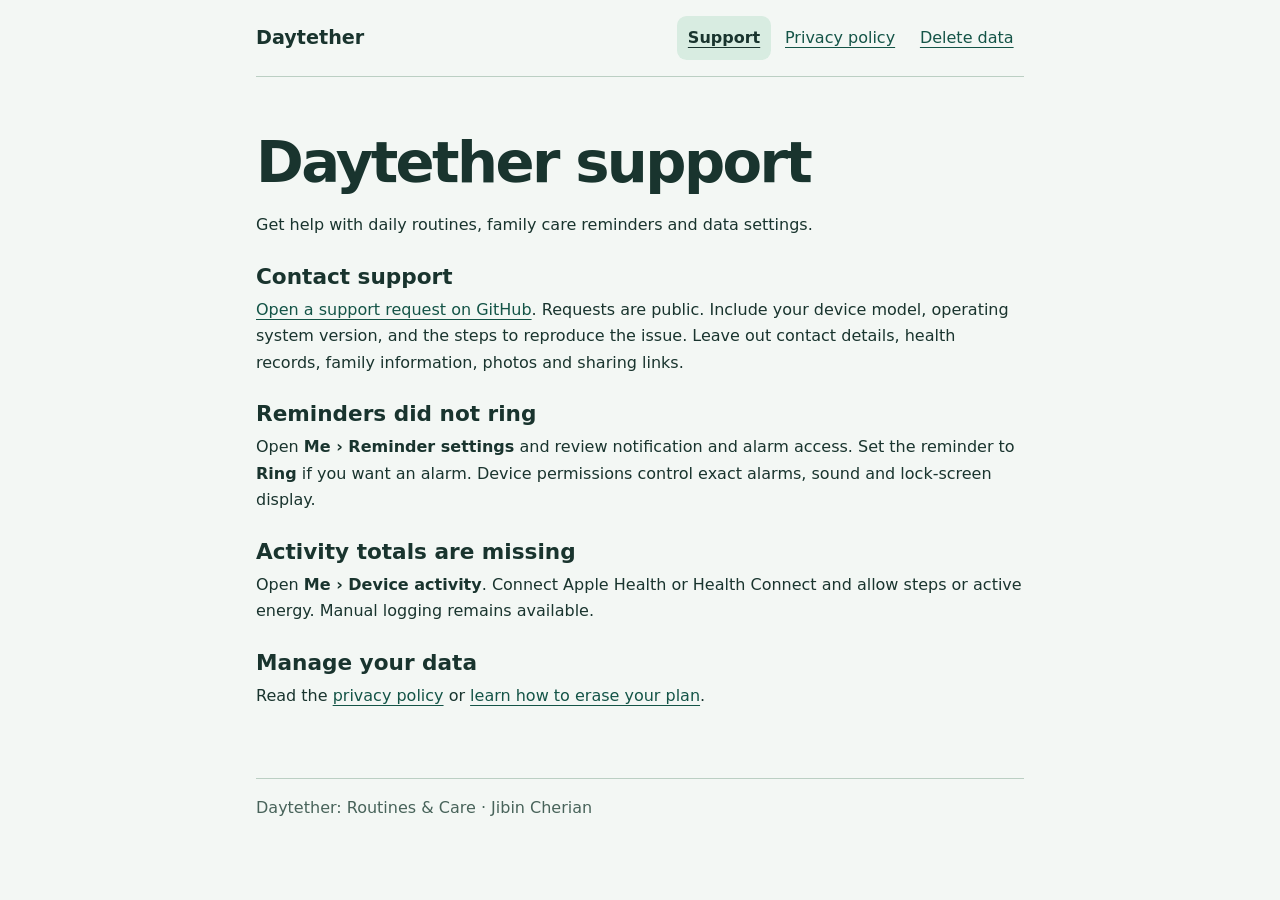
<file: index.html>
<!doctype html>
<html lang="en"><head><meta charset="utf-8"><meta name="viewport" content="width=device-width, initial-scale=1, viewport-fit=cover"><meta name="color-scheme" content="light dark"><meta name="theme-color" media="(prefers-color-scheme: light)" content="#f3f7f4"><meta name="theme-color" media="(prefers-color-scheme: dark)" content="#121b19"><meta name="referrer" content="no-referrer"><title>Daytether support · Daytether: Routines &amp; Care</title><link rel="stylesheet" href="styles.css"></head><body><header><strong>Daytether</strong><nav aria-label="Help pages"><a href="./" aria-current="page">Support</a><a href="privacy.html">Privacy policy</a><a href="delete-data.html">Delete data</a></nav></header><main><h1>Daytether support</h1><p>Get help with daily routines, family care reminders and data settings.</p><h2>Contact support</h2><p><a href="https://github.com/jibin892/daytether-support/issues/new">Open a support request on GitHub</a>. Requests are public. Include your device model, operating system version, and the steps to reproduce the issue. Leave out contact details, health records, family information, photos and sharing links.</p><h2>Reminders did not ring</h2><p>Open <strong>Me › Reminder settings</strong> and review notification and alarm access. Set the reminder to <strong>Ring</strong> if you want an alarm. Device permissions control exact alarms, sound and lock-screen display.</p><h2>Activity totals are missing</h2><p>Open <strong>Me › Device activity</strong>. Connect Apple Health or Health Connect and allow steps or active energy. Manual logging remains available.</p><h2>Manage your data</h2><p>Read the <a href="privacy.html">privacy policy</a> or <a href="delete-data.html">learn how to erase your plan</a>.</p></main><footer>Daytether: Routines &amp; Care · Jibin Cherian</footer></body></html>
</file>
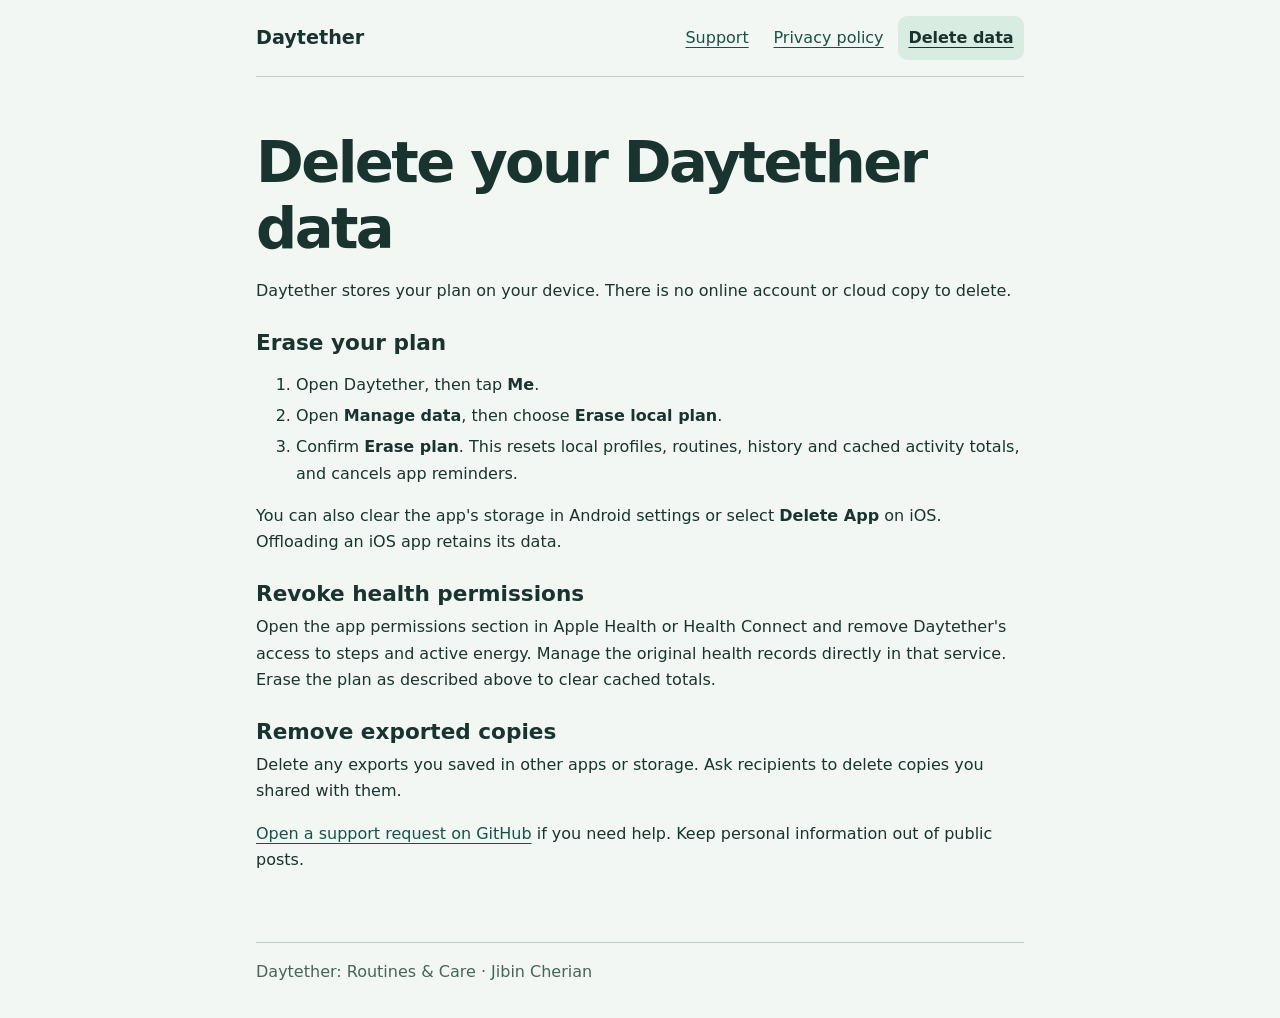
<file: delete-data.html>
<!doctype html>
<html lang="en"><head><meta charset="utf-8"><meta name="viewport" content="width=device-width, initial-scale=1, viewport-fit=cover"><meta name="color-scheme" content="light dark"><meta name="theme-color" media="(prefers-color-scheme: light)" content="#f3f7f4"><meta name="theme-color" media="(prefers-color-scheme: dark)" content="#121b19"><meta name="referrer" content="no-referrer"><title>Delete your Daytether data · Daytether: Routines &amp; Care</title><link rel="stylesheet" href="styles.css"></head><body><header><strong>Daytether</strong><nav aria-label="Help pages"><a href="./">Support</a><a href="privacy.html">Privacy policy</a><a href="delete-data.html" aria-current="page">Delete data</a></nav></header><main><h1>Delete your Daytether data</h1><p>Daytether stores your plan on your device. There is no online account or cloud copy to delete.</p><h2>Erase your plan</h2><ol><li>Open Daytether, then tap <strong>Me</strong>.</li><li>Open <strong>Manage data</strong>, then choose <strong>Erase local plan</strong>.</li><li>Confirm <strong>Erase plan</strong>. This resets local profiles, routines, history and cached activity totals, and cancels app reminders.</li></ol><p>You can also clear the app's storage in Android settings or select <strong>Delete App</strong> on iOS. Offloading an iOS app retains its data.</p><h2>Revoke health permissions</h2><p>Open the app permissions section in Apple Health or Health Connect and remove Daytether's access to steps and active energy. Manage the original health records directly in that service. Erase the plan as described above to clear cached totals.</p><h2>Remove exported copies</h2><p>Delete any exports you saved in other apps or storage. Ask recipients to delete copies you shared with them.</p><p><a href="https://github.com/jibin892/daytether-support/issues/new">Open a support request on GitHub</a> if you need help. Keep personal information out of public posts.</p></main><footer>Daytether: Routines &amp; Care · Jibin Cherian</footer></body></html>
</file>
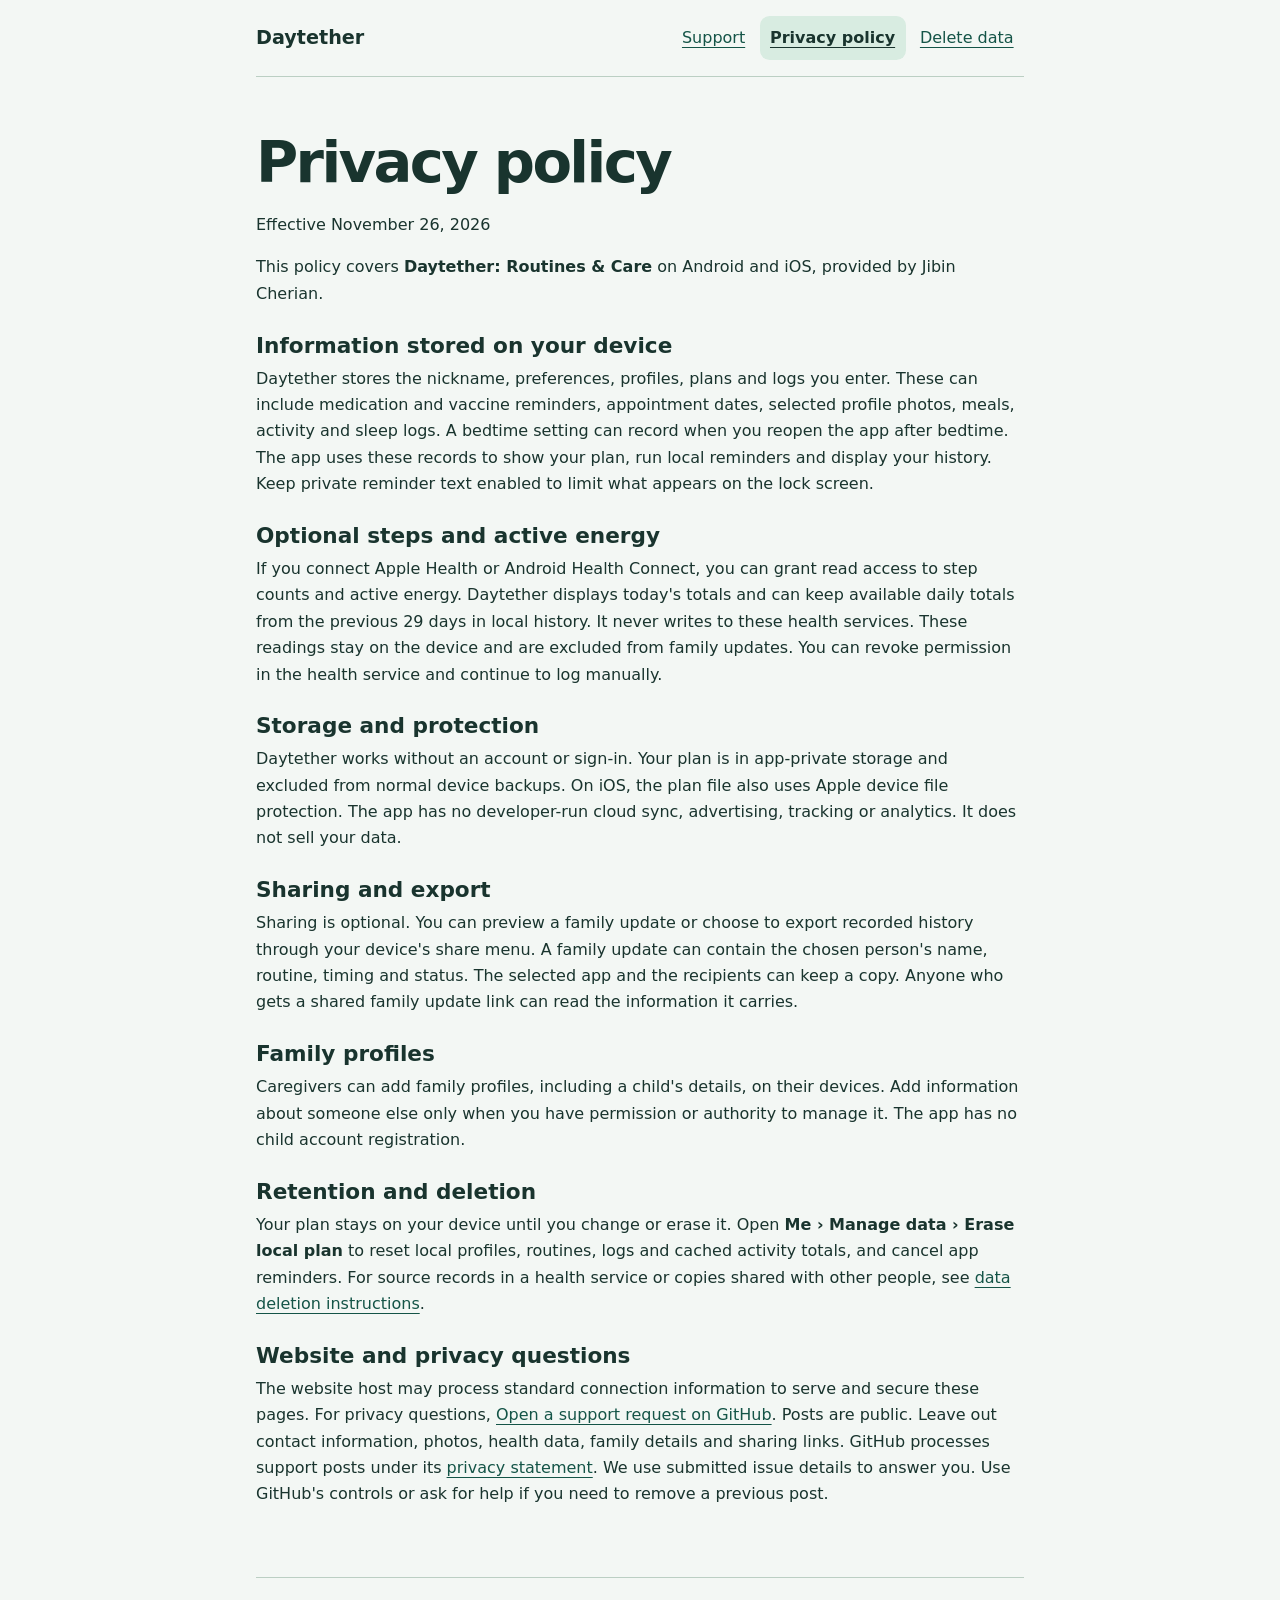
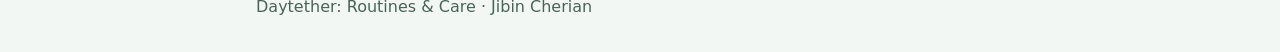
<file: privacy.html>
<!doctype html>
<html lang="en"><head><meta charset="utf-8"><meta name="viewport" content="width=device-width, initial-scale=1, viewport-fit=cover"><meta name="color-scheme" content="light dark"><meta name="theme-color" media="(prefers-color-scheme: light)" content="#f3f7f4"><meta name="theme-color" media="(prefers-color-scheme: dark)" content="#121b19"><meta name="referrer" content="no-referrer"><title>Privacy policy · Daytether: Routines &amp; Care</title><link rel="stylesheet" href="styles.css"></head><body><header><strong>Daytether</strong><nav aria-label="Help pages"><a href="./">Support</a><a href="privacy.html" aria-current="page">Privacy policy</a><a href="delete-data.html">Delete data</a></nav></header><main><h1>Privacy policy</h1><p>Effective November 26, 2026</p><p>This policy covers <strong>Daytether: Routines &amp; Care</strong> on Android and iOS, provided by Jibin Cherian.</p><h2>Information stored on your device</h2><p>Daytether stores the nickname, preferences, profiles, plans and logs you enter. These can include medication and vaccine reminders, appointment dates, selected profile photos, meals, activity and sleep logs. A bedtime setting can record when you reopen the app after bedtime. The app uses these records to show your plan, run local reminders and display your history. Keep private reminder text enabled to limit what appears on the lock screen.</p><h2>Optional steps and active energy</h2><p>If you connect Apple Health or Android Health Connect, you can grant read access to step counts and active energy. Daytether displays today's totals and can keep available daily totals from the previous 29 days in local history. It never writes to these health services. These readings stay on the device and are excluded from family updates. You can revoke permission in the health service and continue to log manually.</p><h2>Storage and protection</h2><p>Daytether works without an account or sign-in. Your plan is in app-private storage and excluded from normal device backups. On iOS, the plan file also uses Apple device file protection. The app has no developer-run cloud sync, advertising, tracking or analytics. It does not sell your data.</p><h2>Sharing and export</h2><p>Sharing is optional. You can preview a family update or choose to export recorded history through your device's share menu. A family update can contain the chosen person's name, routine, timing and status. The selected app and the recipients can keep a copy. Anyone who gets a shared family update link can read the information it carries.</p><h2>Family profiles</h2><p>Caregivers can add family profiles, including a child's details, on their devices. Add information about someone else only when you have permission or authority to manage it. The app has no child account registration.</p><h2>Retention and deletion</h2><p>Your plan stays on your device until you change or erase it. Open <strong>Me › Manage data › Erase local plan</strong> to reset local profiles, routines, logs and cached activity totals, and cancel app reminders. For source records in a health service or copies shared with other people, see <a href="delete-data.html">data deletion instructions</a>.</p><h2>Website and privacy questions</h2><p>The website host may process standard connection information to serve and secure these pages. For privacy questions, <a href="https://github.com/jibin892/daytether-support/issues/new">Open a support request on GitHub</a>. Posts are public. Leave out contact information, photos, health data, family details and sharing links. GitHub processes support posts under its <a href="https://docs.github.com/en/site-policy/privacy-policies/github-general-privacy-statement">privacy statement</a>. We use submitted issue details to answer you. Use GitHub's controls or ask for help if you need to remove a previous post.</p></main><footer>Daytether: Routines &amp; Care · Jibin Cherian</footer></body></html>
</file>
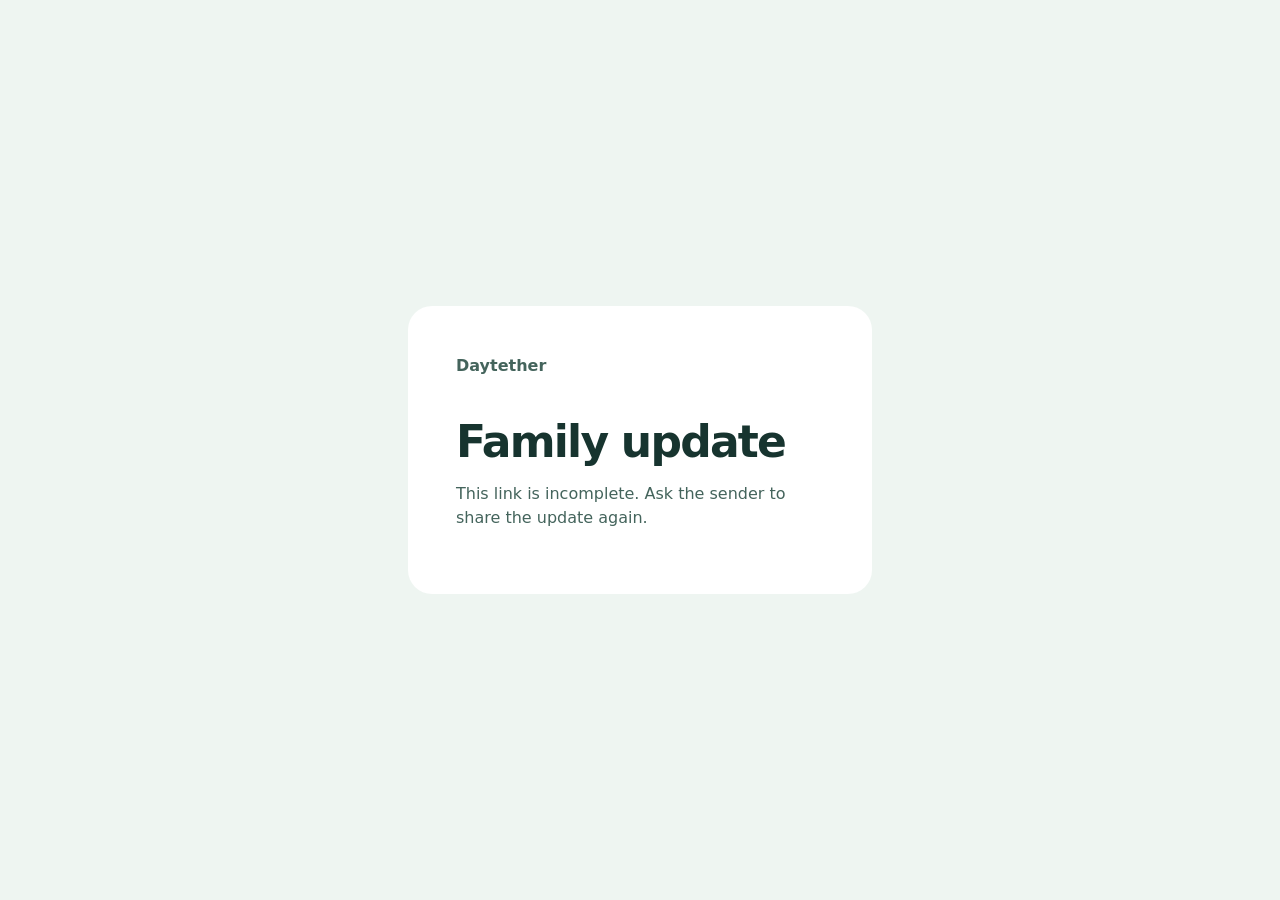
<file: update.html>
<!doctype html>
<html lang="en">
<head>
  <meta charset="utf-8">
  <meta name="viewport" content="width=device-width, initial-scale=1">
  <meta name="referrer" content="no-referrer">
  <meta name="robots" content="noindex">
  <meta name="color-scheme" content="light dark">
  <meta http-equiv="Content-Security-Policy" content="default-src 'none'; style-src 'unsafe-inline'; script-src 'unsafe-inline'; base-uri 'none'; form-action 'none'">
  <meta property="og:title" content="Family update · Daytether">
  <meta property="og:description" content="Open this family update in Daytether.">
  <title>Family update · Daytether</title>
  <style>
    :root { color-scheme: light dark; font: 100%/1.5 system-ui,sans-serif; color:#17342f; background:#eef5f1; --card:#fff; --action:#096855; --ink:#fff; --muted:#44645c }
    @media(prefers-color-scheme:dark) { :root { color:#ecf7f1; background:#121d1a; --card:#1d2c28; --action:#a1e1c7; --ink:#12382c; --muted:#bbcec5 } }
    * { box-sizing:border-box }
    body { margin:0; min-height:100svh; display:grid; place-items:center; padding:1.25rem }
    main { width:min(100%,29rem); padding:clamp(1.5rem,6vw,3rem); border-radius:1.5rem; background:var(--card) }
    header { font-weight:650; color:var(--muted) }
    h1 { margin:.9em 0 .2em; font-size:clamp(2rem,7vw,2.75rem); line-height:1.1; letter-spacing:-.04em }
    p,summary { color:var(--muted) }
    a,button { color:var(--action); font:inherit }
    #open { display:block; width:100%; text-align:center; margin:1.4rem 0; background:var(--action); color:var(--ink); font-weight:650; padding:.8rem; border-radius:1rem; text-decoration:none }
    summary,button { cursor:pointer }
    button { background:transparent; border:1px solid currentColor; border-radius:.7rem; padding:.55rem .9rem }
    textarea { width:100%; margin-top:.5rem; font:inherit }
    :focus-visible { outline:3px solid currentColor; outline-offset:3px }
    #open:focus-visible { outline-color:var(--action) }
  </style>
</head>
<body>
  <main>
    <header>Daytether</header>
    <h1>Family update</h1>
    <p id="message">Open the complete link from your message to see this update.</p>
    <noscript>Enable JavaScript to open this update.</noscript>
    <div id="actions" hidden>
      <a id="open">Open in Daytether</a>
      <details>
        <summary>Having trouble opening the app?</summary>
        <p>Install Daytether on your phone, then tap the link again. Closed-test participants can <a href="https://play.google.com/apps/testing/com.personalhealth.daytether" rel="noreferrer">join the Android test</a> with their invited Google account.</p>
        <p>If Daytether is already installed, copy the update. In the app, go to Family → Family options (⋯) → Family updates → Paste an update.</p>
        <button id="copy" type="button">Copy update</button>
        <span id="status" role="status"></span>
        <textarea id="manual" rows="3" readonly hidden aria-label="Update to copy"></textarea>
      </details>
    </div>
  </main>
  <script>
    const message = document.getElementById('message');
    const actions = document.getElementById('actions');
    const open = document.getElementById('open');
    const manual = document.getElementById('manual');
    const status = document.getElementById('status');
    let appLink = '';
    function loadUpdate() {
      actions.hidden = true;
      manual.hidden = true;
      manual.value = '';
      status.textContent = '';
      appLink = '';
      open.removeAttribute('href');
      const match = /^#\/v1\/([A-Za-z0-9_-]{1,23900})$/.exec(location.hash);
      if (match) {
        try {
          const token = match[1];
          const bytes = Uint8Array.from(atob(token.replace(/-/g, '+').replace(/_/g, '/')), c => c.charCodeAt(0));
          const update = JSON.parse(new TextDecoder('utf-8', {fatal:true}).decode(bytes));
          if ((update.version === undefined || update.version === 1) && typeof update.id === 'string' && update.id &&
              ['person','task','kind','status','whenText'].every(key => typeof update[key] === 'string') &&
              Number.isSafeInteger(update.sharedAt) && update.sharedAt > 0) {
            appLink = 'personalhealth://update/v1/' + token;
            open.href = /Android/i.test(navigator.userAgent)
              ? 'intent://update/v1/' + token + '#Intent;scheme=personalhealth;package=com.personalhealth.daytether;end'
              : appLink;
            message.textContent = 'Review the shared reminder in the app and choose whether to save it.';
            actions.hidden = false;
            return;
          }
        } catch { /* Show the incomplete-link message below. */ }
      }
      message.textContent = 'This link is incomplete. Ask the sender to share the update again.';
    }
    document.getElementById('copy').addEventListener('click', async () => {
      if (!appLink) return;
      try {
        await navigator.clipboard.writeText(appLink);
        status.textContent = 'Update copied.';
      } catch {
        manual.value = appLink;
        manual.hidden = false;
        manual.focus();
        manual.select();
        status.textContent = 'Select and copy the update below.';
      }
    });
    window.addEventListener('hashchange', loadUpdate);
    loadUpdate();
  </script>
</body>
</html>
</file>
<file: styles.css>
:root {
  color-scheme: light dark;
  --page: #f3f7f4;
  --ink: #19342e;
  --muted: #48635a;
  --link: #145447;
  --rule: #bbcfc3;
  --selected: #d8ece1;
  background: var(--page);
  color: var(--ink);
  font: 1rem/1.65 system-ui, sans-serif;
}
@media (prefers-color-scheme: dark) {
  :root {
    --page: #121b19;
    --ink: #ecf4ef;
    --muted: #b6c8bf;
    --link: #9edfc4;
    --rule: #41584d;
    --selected: #284438;
  }
}
* { box-sizing: border-box; }
body {
  margin: 0;
  padding: env(safe-area-inset-top) max(1.25rem, env(safe-area-inset-right))
    env(safe-area-inset-bottom) max(1.25rem, env(safe-area-inset-left));
  overflow-wrap: anywhere;
}
header, main, footer { max-width: 48rem; margin-inline: auto; }
header {
  display: flex;
  flex-wrap: wrap;
  align-items: center;
  justify-content: space-between;
  gap: .35rem 1.5rem;
  padding-block: 1rem;
  border-bottom: 1px solid var(--rule);
}
header strong { font-size: 1.2rem; }
nav { display: flex; flex-wrap: wrap; gap: .15rem .25rem; }
a { color: var(--link); text-underline-offset: .22em; }
nav a {
  display: inline-flex;
  align-items: center;
  min-height: 44px;
  padding: .3rem .65rem;
  border-radius: .6rem;
}
nav a[aria-current="page"] { color: var(--ink); background: var(--selected); font-weight: 650; }
a:focus-visible { outline: 3px solid var(--link); outline-offset: 2px; }
main { padding: clamp(1.6rem, 6vw, 3.3rem) 0; }
h1, h2 { line-height: 1.15; }
h1 { font-size: clamp(2.1rem, 8vw, 3.6rem); letter-spacing: -.045em; margin: 0 0 1rem; }
h2 { font-size: 1.35rem; margin: 1.65rem 0 .45rem; }
p { margin: .4rem 0 1rem; }
li + li { margin-top: .3rem; }
footer { border-top: 1px solid var(--rule); padding: 1rem 0 2rem; color: var(--muted); }
</file>
